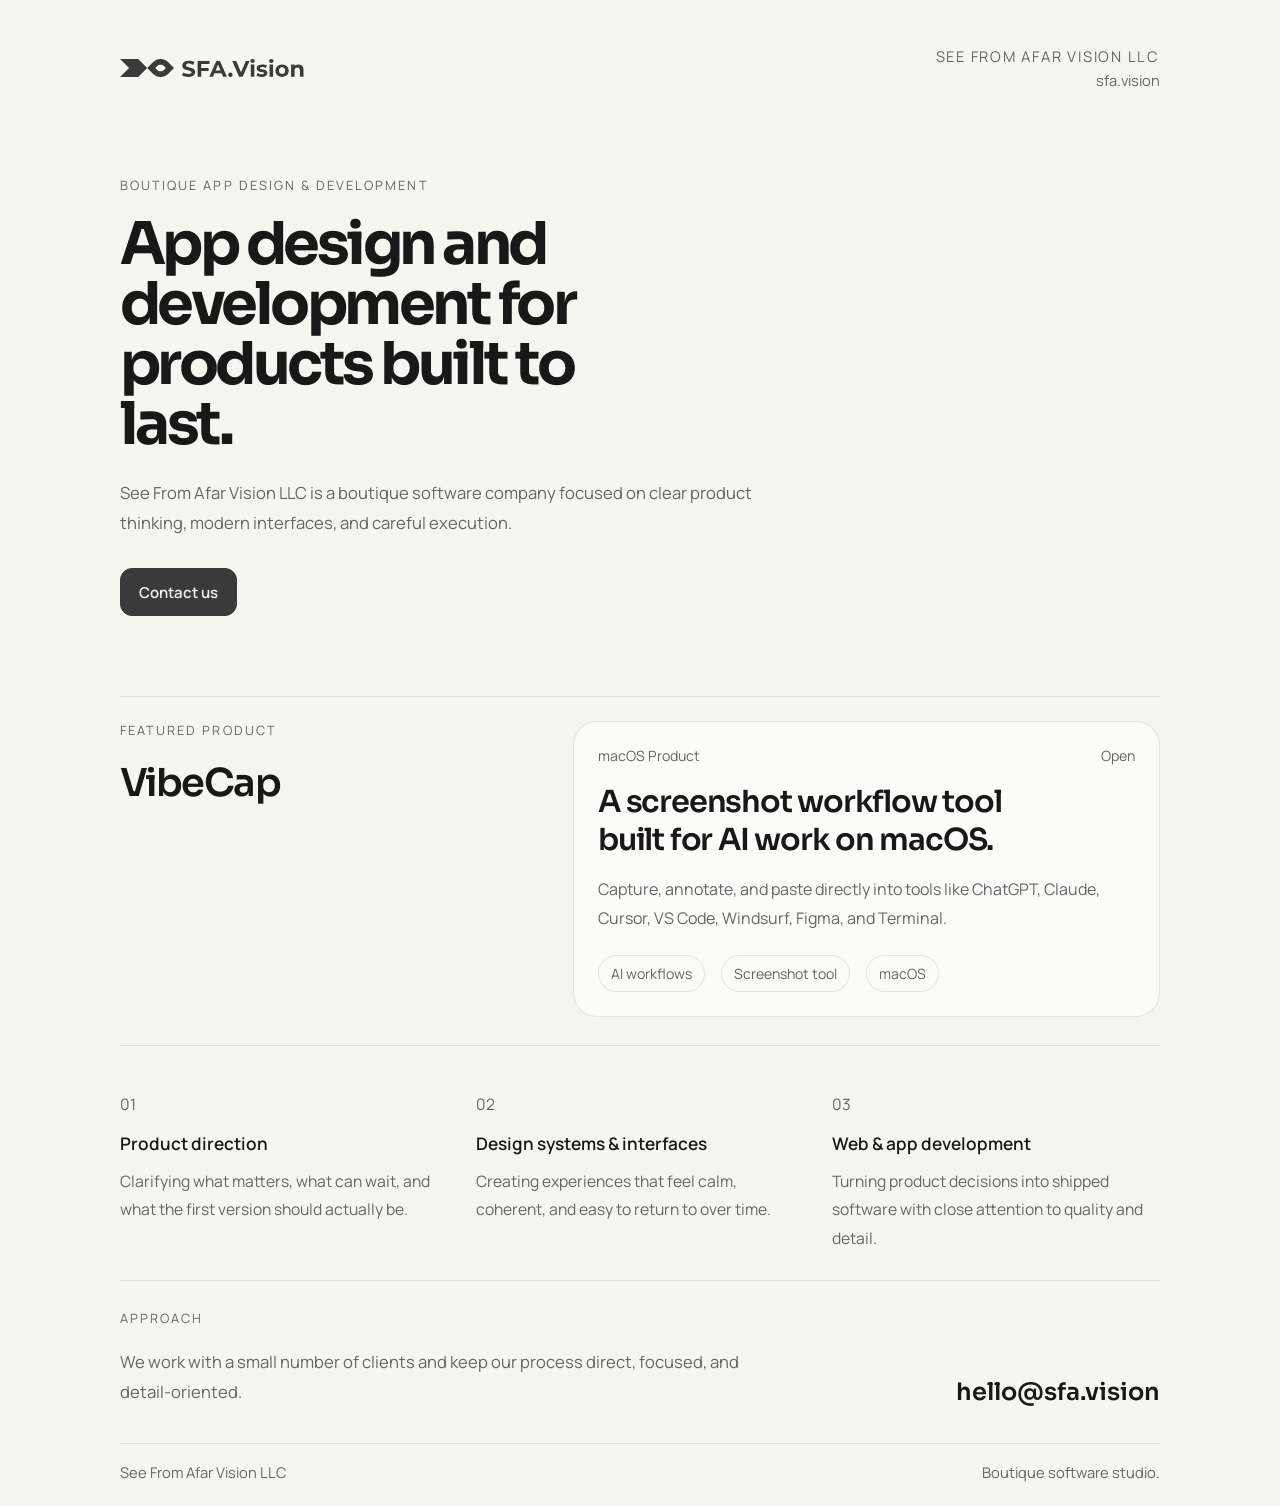
<file: index.html>
<!DOCTYPE html>
<html lang="en">
  <head>
    <meta charset="UTF-8" />
    <meta name="viewport" content="width=device-width, initial-scale=1.0" />
    <title>See From Afar Vision LLC</title>
    <meta
      name="description"
      content="See From Afar Vision LLC is a boutique app design and development company focused on thoughtful software with lasting value."
    />
    <meta name="theme-color" content="#3A3A3A" />
    <link rel="canonical" href="https://sfa.vision/" />
    <link rel="preconnect" href="https://fonts.googleapis.com" />
    <link rel="preconnect" href="https://fonts.gstatic.com" crossorigin />
    <link
      href="https://fonts.googleapis.com/css2?family=Manrope:wght@400;500;600;700;800&family=Sora:wght@500;600;700&display=swap"
      rel="stylesheet"
    />
    <link rel="stylesheet" href="styles.css" />
  </head>
  <body>
    <div class="page-shell">
      <header class="site-header">
        <a class="brand" href="./" aria-label="See From Afar Vision">
          <img src="logo.svg?v=20260410b" alt="See From Afar Vision" />
        </a>
        <div class="header-meta">
          <p class="header-name">See From Afar Vision LLC</p>
          <a class="header-link" href="https://sfa.vision/">sfa.vision</a>
        </div>
      </header>

      <main>
        <section class="hero">
          <p class="eyebrow">Boutique App Design & Development</p>
          <h1>App design and development for products built to last.</h1>
          <p class="lead">
            See From Afar Vision LLC is a boutique software company focused on
            clear product thinking, modern interfaces, and careful execution.
          </p>
          <div class="hero-actions">
            <a class="button button-primary" href="mailto:hello@sfa.vision">Contact us</a>
          </div>
        </section>

        <section class="product-highlight" aria-label="Featured product">
          <div class="product-heading">
            <p class="eyebrow">Featured Product</p>
            <h2>VibeCap</h2>
          </div>
          <a
            class="product-card"
            href="https://vibecap.dev/en/"
            target="_blank"
            rel="noopener noreferrer"
            aria-label="Visit VibeCap"
          >
            <div class="product-topline">
              <span class="product-label">macOS Product</span>
              <span class="product-link">Open</span>
            </div>
            <p class="product-title">A screenshot workflow tool built for AI work on macOS.</p>
            <p class="product-description">
              Capture, annotate, and paste directly into tools like ChatGPT,
              Claude, Cursor, VS Code, Windsurf, Figma, and Terminal.
            </p>
            <div class="product-tags" aria-label="Product categories">
              <span>AI workflows</span>
              <span>Screenshot tool</span>
              <span>macOS</span>
            </div>
          </a>
        </section>

        <section class="section-grid" aria-label="Services">
          <article>
            <p class="section-index">01</p>
            <h2>Product direction</h2>
            <p>Clarifying what matters, what can wait, and what the first version should actually be.</p>
          </article>
          <article>
            <p class="section-index">02</p>
            <h2>Design systems & interfaces</h2>
            <p>Creating experiences that feel calm, coherent, and easy to return to over time.</p>
          </article>
          <article>
            <p class="section-index">03</p>
            <h2>Web & app development</h2>
            <p>Turning product decisions into shipped software with close attention to quality and detail.</p>
          </article>
        </section>

        <section class="closing">
          <div class="closing-copy">
            <p class="eyebrow">Approach</p>
            <p class="closing-text">
              We work with a small number of clients and keep our process direct,
              focused, and detail-oriented.
            </p>
          </div>
          <a class="contact-link" href="mailto:hello@sfa.vision">hello@sfa.vision</a>
        </section>
      </main>

      <footer class="site-footer">
        <p>See From Afar Vision LLC</p>
        <p>Boutique software studio.</p>
      </footer>
    </div>
  </body>
</html>
</file>
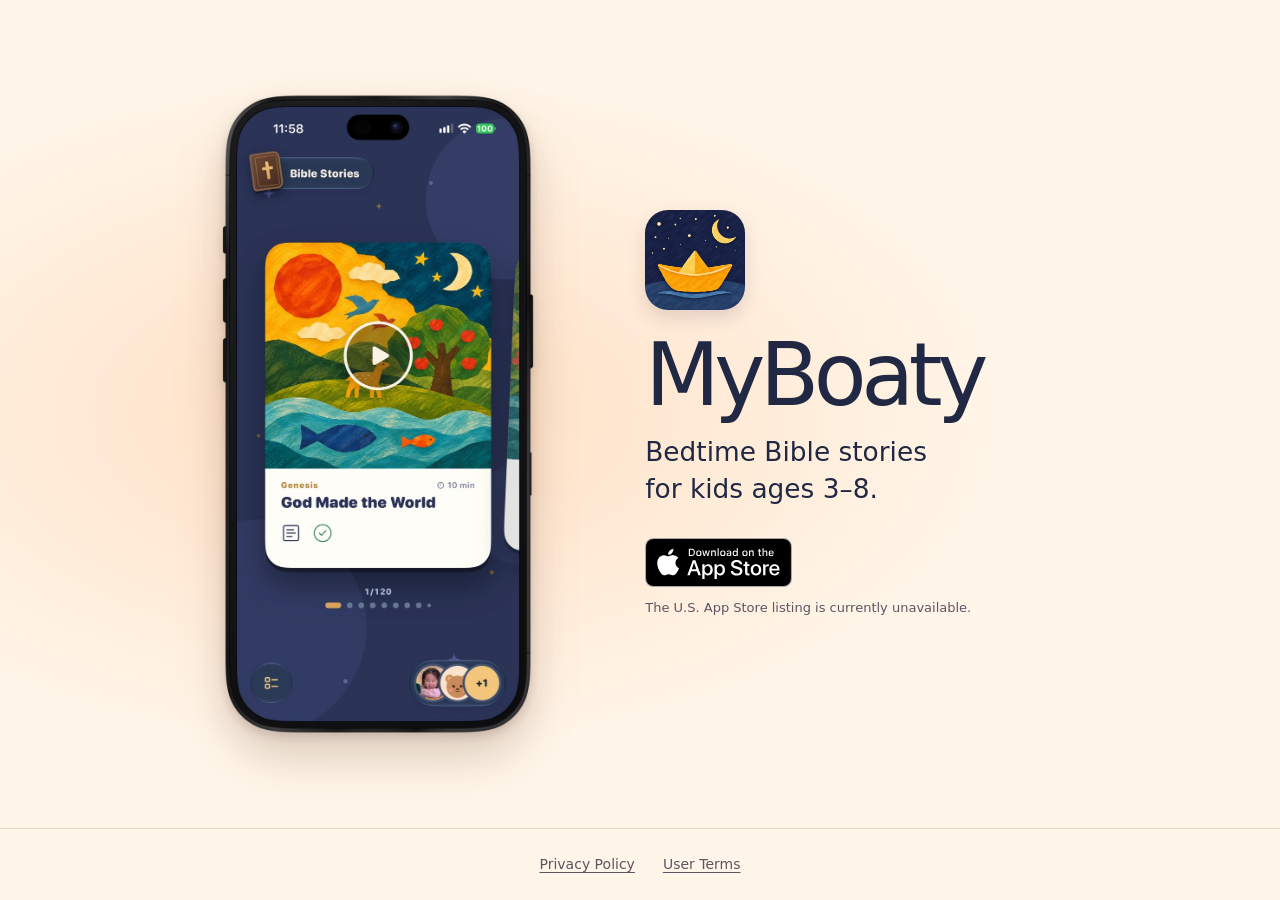
<file: moboaty/index.html>
<!doctype html>
<html lang="en">
  <head>
    <meta charset="utf-8">
    <meta name="viewport" content="width=device-width, initial-scale=1">
    <meta name="description" content="MyBoaty brings bedtime Bible stories to kids ages 3–8.">
    <meta name="theme-color" content="#fff5e8">
    <title>MyBoaty — Bedtime Bible Stories</title>
    <link rel="icon" href="assets/app-icon.jpg" type="image/jpeg">
    <link rel="stylesheet" href="styles.css">
  </head>
  <body>
    <main class="hero" aria-labelledby="app-name">
      <section class="app-intro">
        <img class="app-icon" src="assets/app-icon.jpg" width="384" height="384" alt="">
        <h1 id="app-name">MyBoaty</h1>
        <p class="intro">Bedtime Bible stories<br class="intro-break"> for kids ages 3–8.</p>

        <div class="download">
          <a class="store-link" href="https://apps.apple.com/app/id6834279886" aria-describedby="store-status">
            <img src="assets/app-store-badge.svg" alt="Download on the App Store" width="147" height="49">
          </a>
          <p id="store-status">The U.S. App Store listing is currently unavailable.</p>
        </div>
      </section>

      <figure class="phone">
        <img src="assets/story-preview.webp" width="720" height="1485" alt="MyBoaty on an iPhone 18 Pro, showing the illustrated Genesis story ‘God Made the World’.">
      </figure>
    </main>

    <footer class="site-footer">
      <nav class="legal" aria-label="Legal">
        <a href="privacy/">Privacy Policy</a>
        <a href="terms/">User Terms</a>
      </nav>
    </footer>
  </body>
</html>
</file>
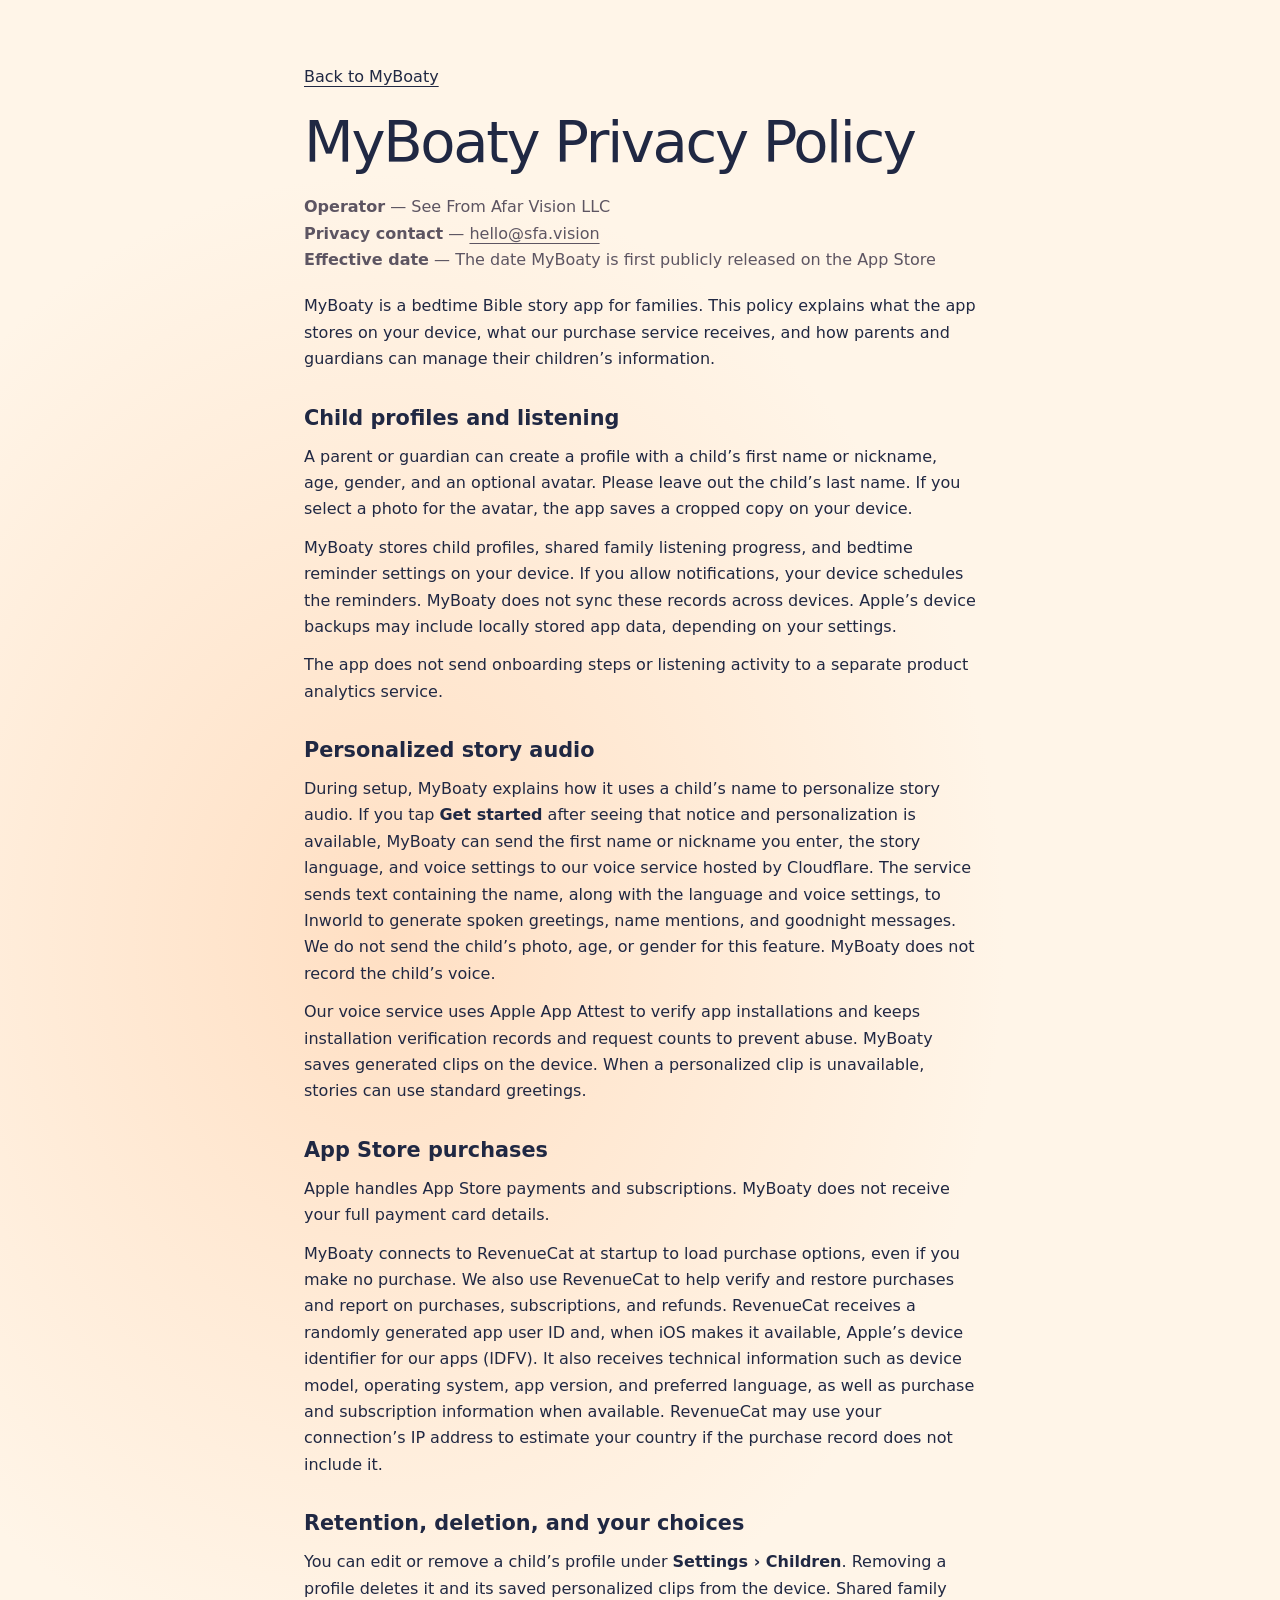
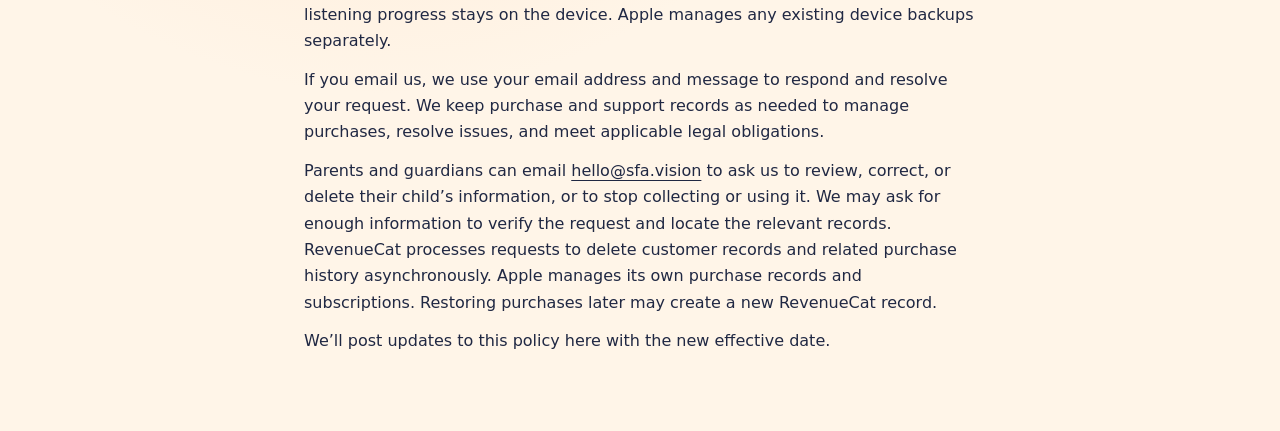
<file: moboaty/privacy/index.html>
<!doctype html>
<html lang="en">
  <head>
    <meta charset="utf-8">
    <meta name="viewport" content="width=device-width, initial-scale=1">
    <meta name="description" content="Learn how MyBoaty handles information and how parents and guardians can manage it.">
    <meta name="theme-color" content="#fff5e8">
    <title>MyBoaty Privacy Policy</title>
    <link rel="icon" href="../assets/app-icon.jpg" type="image/jpeg">
    <link rel="stylesheet" href="../styles.css">
  </head>
  <body>
    <main class="legal-document">
      <a href="../">Back to MyBoaty</a>
      <h1>MyBoaty Privacy Policy</h1>

      <p class="legal-meta">
        <strong>Operator</strong> — See From Afar Vision LLC<br>
        <strong>Privacy contact</strong> — <a href="mailto:hello@sfa.vision">hello@sfa.vision</a><br>
        <strong>Effective date</strong> — The date MyBoaty is first publicly released on the App Store
      </p>

      <p>MyBoaty is a bedtime Bible story app for families. This policy explains what the app stores on your device, what our purchase service receives, and how parents and guardians can manage their children’s information.</p>

      <h2>Child profiles and listening</h2>
      <p>A parent or guardian can create a profile with a child’s first name or nickname, age, gender, and an optional avatar. Please leave out the child’s last name. If you select a photo for the avatar, the app saves a cropped copy on your device.</p>

      <p>MyBoaty stores child profiles, shared family listening progress, and bedtime reminder settings on your device. If you allow notifications, your device schedules the reminders. MyBoaty does not sync these records across devices. Apple’s device backups may include locally stored app data, depending on your settings.</p>

      <p>The app does not send onboarding steps or listening activity to a separate product analytics service.</p>

      <h2>Personalized story audio</h2>
      <p>During setup, MyBoaty explains how it uses a child’s name to personalize story audio. If you tap <strong>Get started</strong> after seeing that notice and personalization is available, MyBoaty can send the first name or nickname you enter, the story language, and voice settings to our voice service hosted by Cloudflare. The service sends text containing the name, along with the language and voice settings, to Inworld to generate spoken greetings, name mentions, and goodnight messages. We do not send the child’s photo, age, or gender for this feature. MyBoaty does not record the child’s voice.</p>

      <p>Our voice service uses Apple App Attest to verify app installations and keeps installation verification records and request counts to prevent abuse. MyBoaty saves generated clips on the device. When a personalized clip is unavailable, stories can use standard greetings.</p>

      <h2>App Store purchases</h2>
      <p>Apple handles App Store payments and subscriptions. MyBoaty does not receive your full payment card details.</p>

      <p>MyBoaty connects to RevenueCat at startup to load purchase options, even if you make no purchase. We also use RevenueCat to help verify and restore purchases and report on purchases, subscriptions, and refunds. RevenueCat receives a randomly generated app user ID and, when iOS makes it available, Apple’s device identifier for our apps (IDFV). It also receives technical information such as device model, operating system, app version, and preferred language, as well as purchase and subscription information when available. RevenueCat may use your connection’s IP address to estimate your country if the purchase record does not include it.</p>

      <h2>Retention, deletion, and your choices</h2>
      <p>You can edit or remove a child’s profile under <strong>Settings › Children</strong>. Removing a profile deletes it and its saved personalized clips from the device. Shared family listening progress stays on the device. Apple manages any existing device backups separately.</p>

      <p>If you email us, we use your email address and message to respond and resolve your request. We keep purchase and support records as needed to manage purchases, resolve issues, and meet applicable legal obligations.</p>

      <p>Parents and guardians can email <a href="mailto:hello@sfa.vision">hello@sfa.vision</a> to ask us to review, correct, or delete their child’s information, or to stop collecting or using it. We may ask for enough information to verify the request and locate the relevant records. RevenueCat processes requests to delete customer records and related purchase history asynchronously. Apple manages its own purchase records and subscriptions. Restoring purchases later may create a new RevenueCat record.</p>

      <p>We’ll post updates to this policy here with the new effective date.</p>
    </main>
  </body>
</html>
</file>
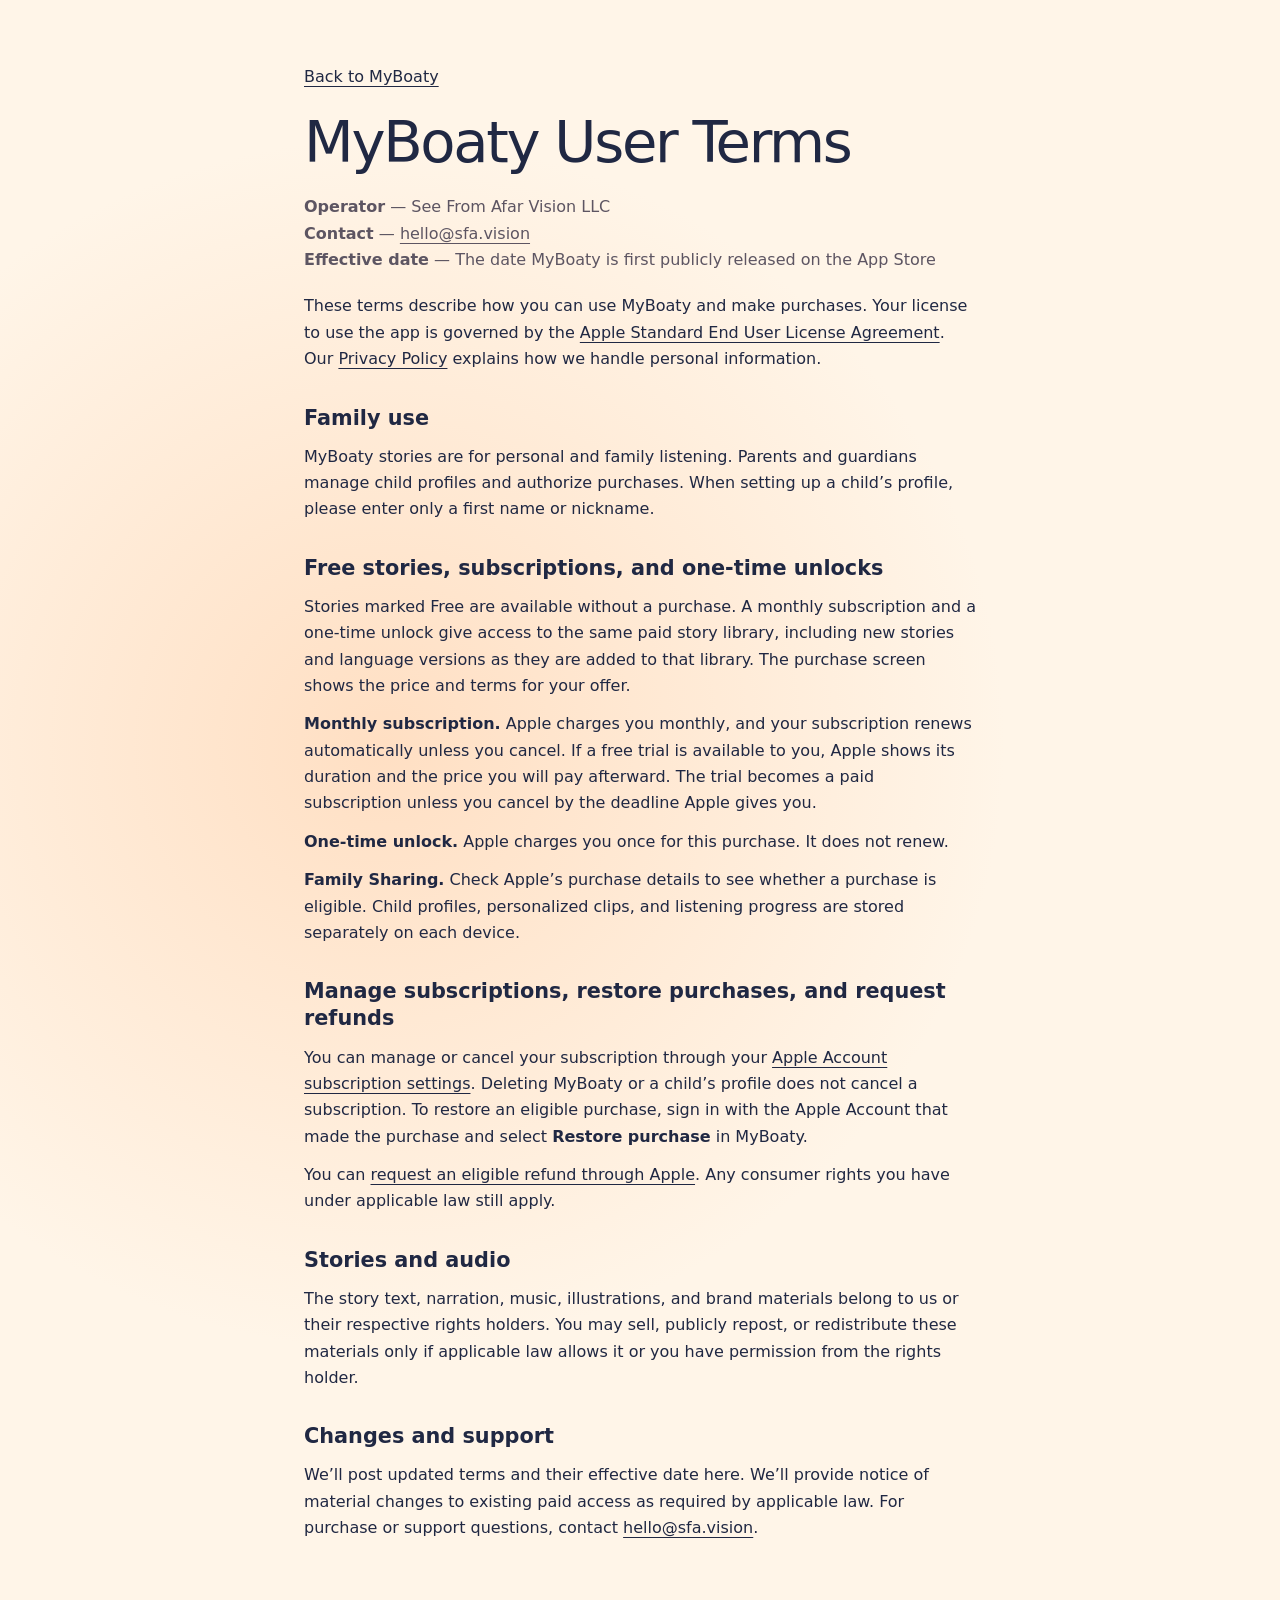
<file: moboaty/terms/index.html>
<!doctype html>
<html lang="en">
  <head>
    <meta charset="utf-8">
    <meta name="viewport" content="width=device-width, initial-scale=1">
    <meta name="description" content="Read the terms for using MyBoaty, including purchases, subscriptions, and support.">
    <meta name="theme-color" content="#fff5e8">
    <title>MyBoaty User Terms</title>
    <link rel="icon" href="../assets/app-icon.jpg" type="image/jpeg">
    <link rel="stylesheet" href="../styles.css">
  </head>
  <body>
    <main class="legal-document">
      <a href="../">Back to MyBoaty</a>
      <h1>MyBoaty User Terms</h1>

      <p class="legal-meta">
        <strong>Operator</strong> — See From Afar Vision LLC<br>
        <strong>Contact</strong> — <a href="mailto:hello@sfa.vision">hello@sfa.vision</a><br>
        <strong>Effective date</strong> — The date MyBoaty is first publicly released on the App Store
      </p>

      <p>These terms describe how you can use MyBoaty and make purchases. Your license to use the app is governed by the <a href="https://www.apple.com/legal/internet-services/itunes/dev/stdeula/">Apple Standard End User License Agreement</a>. Our <a href="../privacy/">Privacy Policy</a> explains how we handle personal information.</p>

      <h2>Family use</h2>
      <p>MyBoaty stories are for personal and family listening. Parents and guardians manage child profiles and authorize purchases. When setting up a child’s profile, please enter only a first name or nickname.</p>

      <h2>Free stories, subscriptions, and one-time unlocks</h2>
      <p>Stories marked Free are available without a purchase. A monthly subscription and a one-time unlock give access to the same paid story library, including new stories and language versions as they are added to that library. The purchase screen shows the price and terms for your offer.</p>

      <p><strong>Monthly subscription.</strong> Apple charges you monthly, and your subscription renews automatically unless you cancel. If a free trial is available to you, Apple shows its duration and the price you will pay afterward. The trial becomes a paid subscription unless you cancel by the deadline Apple gives you.</p>

      <p><strong>One-time unlock.</strong> Apple charges you once for this purchase. It does not renew.</p>

      <p><strong>Family Sharing.</strong> Check Apple’s purchase details to see whether a purchase is eligible. Child profiles, personalized clips, and listening progress are stored separately on each device.</p>

      <h2>Manage subscriptions, restore purchases, and request refunds</h2>
      <p>You can manage or cancel your subscription through your <a href="https://support.apple.com/en-us/118428">Apple Account subscription settings</a>. Deleting MyBoaty or a child’s profile does not cancel a subscription. To restore an eligible purchase, sign in with the Apple Account that made the purchase and select <strong>Restore purchase</strong> in MyBoaty.</p>

      <p>You can <a href="https://support.apple.com/en-us/118223">request an eligible refund through Apple</a>. Any consumer rights you have under applicable law still apply.</p>

      <h2>Stories and audio</h2>
      <p>The story text, narration, music, illustrations, and brand materials belong to us or their respective rights holders. You may sell, publicly repost, or redistribute these materials only if applicable law allows it or you have permission from the rights holder.</p>

      <h2>Changes and support</h2>
      <p>We’ll post updated terms and their effective date here. We’ll provide notice of material changes to existing paid access as required by applicable law. For purchase or support questions, contact <a href="mailto:hello@sfa.vision">hello@sfa.vision</a>.</p>
    </main>
  </body>
</html>
</file>
<file: styles.css>
:root {
  --bg: #f5f5f2;
  --text: #181818;
  --muted: #666666;
  --line: rgba(24, 24, 24, 0.1);
  --brand: #3a3a3a;
  --max-width: 1040px;
}

* {
  box-sizing: border-box;
}

html {
  scroll-behavior: smooth;
}

body {
  margin: 0;
  color: var(--text);
  font-family: "Manrope", sans-serif;
  background: var(--bg);
}

a {
  color: inherit;
  text-decoration: none;
}

img {
  display: block;
  max-width: 100%;
}

.page-shell {
  width: min(calc(100% - 48px), var(--max-width));
  margin: 0 auto;
  min-height: 100vh;
  padding: 28px 0 24px;
}

.section-grid,
.product-highlight,
.closing,
.site-footer {
  border-top: 1px solid var(--line);
}

.site-header {
  display: flex;
  align-items: center;
  justify-content: space-between;
  gap: 20px;
  padding: 18px 0 22px;
}

.brand {
  display: inline-flex;
  flex-shrink: 0;
}

.brand img {
  width: auto;
  height: 18px;
  max-width: none;
}

.header-meta {
  display: flex;
  flex-direction: column;
  align-items: flex-end;
  gap: 4px;
}

.header-name,
.header-link,
.section-index,
.site-footer {
  font-size: 0.92rem;
  color: var(--muted);
}

.header-name {
  margin: 0;
  letter-spacing: 0.12em;
  text-transform: uppercase;
}

.header-link {
  transition: opacity 160ms ease;
}

.header-link:hover,
.header-link:focus-visible,
.contact-link:hover,
.contact-link:focus-visible {
  opacity: 0.68;
}

.hero {
  padding: 64px 0 80px;
}

.eyebrow {
  margin: 0 0 20px;
  font-size: 0.8rem;
  letter-spacing: 0.16em;
  text-transform: uppercase;
  color: var(--muted);
}

.hero h1 {
  max-width: 11ch;
  margin: 0;
  font-family: "Sora", sans-serif;
  font-size: clamp(2rem, 4.6vw, 3.8rem);
  font-weight: 700;
  line-height: 1.02;
  letter-spacing: -0.06em;
}

.lead,
.section-grid p,
.closing-text {
  max-width: 40rem;
  margin: 24px 0 0;
  color: var(--muted);
  font-size: 1.04rem;
  line-height: 1.8;
}

.hero-actions {
  display: flex;
  align-items: center;
  gap: 20px;
  flex-wrap: wrap;
  margin-top: 30px;
}

.button {
  display: inline-flex;
  align-items: center;
  justify-content: center;
  min-height: 48px;
  padding: 0 18px;
  border: 1px solid var(--brand);
  border-radius: 12px;
  font-size: 0.94rem;
  font-weight: 600;
  transition:
    background-color 160ms ease,
    color 160ms ease,
    opacity 160ms ease;
}

.button-primary {
  background: var(--brand);
  color: #f7f4ef;
}

.button-primary:hover,
.button-primary:focus-visible {
  background: transparent;
  color: var(--brand);
}

.product-highlight {
  display: grid;
  grid-template-columns: minmax(0, 0.42fr) minmax(0, 0.58fr);
  gap: 28px;
  align-items: start;
  padding: 24px 0 28px;
}

.product-heading h2 {
  margin: 0;
  font-family: "Sora", sans-serif;
  font-size: clamp(1.75rem, 3vw, 2.4rem);
  font-weight: 600;
  letter-spacing: -0.04em;
}

.product-card {
  display: block;
  padding: 24px;
  border: 1px solid var(--line);
  border-radius: 24px;
  background: rgba(255, 255, 255, 0.55);
  transition:
    transform 160ms ease,
    border-color 160ms ease,
    background-color 160ms ease;
}

.product-card:hover,
.product-card:focus-visible {
  transform: translateY(-2px);
  border-color: rgba(24, 24, 24, 0.18);
  background: rgba(255, 255, 255, 0.78);
}

.product-topline,
.product-tags {
  display: flex;
  align-items: center;
  justify-content: space-between;
  gap: 16px;
  flex-wrap: wrap;
}

.product-label,
.product-link,
.product-tags span {
  font-size: 0.88rem;
  color: var(--muted);
}

.product-title {
  max-width: 28rem;
  margin: 18px 0 0;
  font-family: "Sora", sans-serif;
  font-size: clamp(1.35rem, 2.6vw, 1.9rem);
  font-weight: 600;
  line-height: 1.25;
  letter-spacing: -0.04em;
}

.product-description {
  max-width: 34rem;
  margin: 16px 0 0;
  color: var(--muted);
  font-size: 1rem;
  line-height: 1.8;
}

.product-tags {
  justify-content: flex-start;
  margin-top: 22px;
}

.product-tags span {
  padding: 8px 12px;
  border: 1px solid var(--line);
  border-radius: 999px;
}

.section-grid {
  display: grid;
  grid-template-columns: repeat(3, minmax(0, 1fr));
  gap: 28px;
  padding: 24px 0 28px;
}

.section-grid article {
  padding-top: 8px;
}

.section-grid h2 {
  margin: 14px 0 0;
  font-size: 1.08rem;
  font-weight: 600;
  line-height: 1.35;
}

.section-grid p {
  margin-top: 12px;
  font-size: 0.98rem;
}

.closing {
  display: flex;
  align-items: flex-end;
  justify-content: space-between;
  gap: 28px;
  padding: 28px 0 36px;
}

.closing-copy {
  max-width: 40rem;
}

.closing-text {
  margin-top: 0;
}

.contact-link {
  flex-shrink: 0;
  font-family: "Sora", sans-serif;
  font-size: clamp(1.1rem, 2.2vw, 1.5rem);
  font-weight: 600;
  line-height: 1.2;
  transition: opacity 160ms ease;
}

.site-footer {
  display: flex;
  align-items: center;
  justify-content: space-between;
  gap: 20px;
  padding: 18px 0 0;
}

.site-footer p {
  margin: 0;
}

@media (max-width: 900px) {
  .product-highlight,
  .section-grid,
  .closing,
  .site-footer {
    grid-template-columns: 1fr;
  }

  .product-highlight,
  .section-grid {
    display: grid;
    gap: 20px;
  }

  .closing,
  .site-footer {
    display: flex;
    flex-direction: column;
    align-items: flex-start;
  }
}

@media (max-width: 680px) {
  .page-shell {
    width: min(calc(100% - 28px), var(--max-width));
    padding-top: 18px;
  }

  .site-header {
    flex-direction: column;
    align-items: flex-start;
  }

  .hero {
    padding: 52px 0 64px;
  }

  .hero h1 {
    max-width: none;
  }

  .lead,
  .product-description,
  .closing-text {
    font-size: 1rem;
  }

  .header-meta {
    align-items: flex-start;
  }
}

@media (prefers-reduced-motion: reduce) {
  html {
    scroll-behavior: auto;
  }

  .button,
  .header-link,
  .contact-link {
    transition: none;
  }
}
</file>
<file: moboaty/styles.css>
:root {
  color-scheme: light;
  --ink: #202843;
  --muted: #5d5562;
  --paper: #fff5e8;
  --rule: #e9d4c0;
  font-family: Nunito, "Avenir Next", system-ui, sans-serif;
  font-synthesis: none;
}

*, *::before, *::after {
  box-sizing: border-box;
}

body {
  min-height: 100vh;
  min-height: 100svh;
  margin: 0;
  display: flex;
  flex-direction: column;
  color: var(--ink);
  background: radial-gradient(ellipse at 30% 46%, #ffdfc3, transparent 49%), var(--paper);
}

img {
  display: block;
  max-width: 100%;
}

.hero {
  flex: 1;
  display: grid;
  grid-template-areas: "phone intro";
  grid-template-columns: minmax(0, 0.9fr) minmax(0, 1.1fr);
  align-items: center;
  gap: clamp(2rem, 7vw, 7rem);
  width: min(calc(100% - 5rem), 55rem);
  margin-inline: auto;
  padding-block: clamp(2.75rem, 7vh, 5.5rem);
}

.phone {
  grid-area: phone;
  width: min(100%, clamp(14rem, 36vh, 19.5rem));
  margin: 0;
  justify-self: center;
}

.phone img {
  width: 100%;
  height: auto;
  filter: drop-shadow(0 22px 24px #66381832) drop-shadow(0 5px 5px #291a2b2b);
}

.app-intro {
  grid-area: intro;
}

.app-icon {
  width: clamp(4.75rem, 8vw, 6.25rem);
  height: auto;
  border-radius: 23%;
  box-shadow: 0 8px 18px #44264426;
}

h1 {
  margin: 1.35rem 0 0;
  font-size: clamp(3.25rem, 6.8vw, 5.4rem);
  font-weight: 500;
  line-height: 1;
  letter-spacing: -0.063em;
}

.intro {
  margin: 0.9rem 0 0;
  font-size: clamp(1.15rem, 2.15vw, 1.65rem);
  font-weight: 500;
  line-height: 1.42;
}

.download {
  margin-top: 1.9rem;
}

.store-link {
  display: inline-block;
  vertical-align: top;
  border-radius: 0.55rem;
}

.store-link img {
  width: 147px;
  height: auto;
}

.download p {
  margin: 0.7rem 0 0;
  color: var(--muted);
  font-size: 0.8125rem;
  line-height: 1.5;
}

.site-footer {
  border-top: 1px solid var(--rule);
  padding: 0.85rem 1.25rem;
  color: var(--muted);
  font-size: 0.875rem;
  text-align: center;
}

.legal {
  display: flex;
  flex-wrap: wrap;
  justify-content: center;
  align-items: start;
  column-gap: 1.75rem;
}

.legal a {
  display: inline-flex;
  align-items: center;
  justify-content: center;
  min-height: 44px;
  color: inherit;
  text-decoration: underline;
  text-underline-offset: 0.22em;
}

.legal-document {
  flex: 1;
  width: min(calc(100% - 2.5rem), 42rem);
  margin-inline: auto;
  padding-block: clamp(1.75rem, 5vw, 4rem);
  line-height: 1.65;
}

.legal-document a {
  color: inherit;
  text-underline-offset: 0.22em;
}

.legal-document h1 {
  font-size: clamp(2.25rem, 7vw, 3.6rem);
  line-height: 1.08;
  letter-spacing: -0.04em;
}

.legal-document h2 {
  margin-block: 2rem 0.5rem;
  font-size: 1.3rem;
  line-height: 1.3;
}

.legal-document p {
  margin-block: 0.75rem;
  overflow-wrap: anywhere;
}

.legal-document .legal-meta {
  margin-block: 1.25rem;
  color: var(--muted);
}

:focus-visible {
  outline: 2px solid var(--ink);
  outline-offset: 4px;
}

@media (max-width: 700px) {
  body {
    background: radial-gradient(ellipse at 50% 71%, #ffdfc3, transparent 51%), var(--paper);
  }

  .hero {
    grid-template-areas: "intro" "phone";
    grid-template-columns: minmax(0, 1fr);
    gap: 2.6rem;
    width: min(calc(100% - 2.5rem), 28rem);
    padding-block: 2.75rem 3.25rem;
    text-align: center;
  }

  .app-icon {
    margin-inline: auto;
  }

  h1 {
    margin-top: 1rem;
  }

  .intro-break {
    display: none;
  }

  .download {
    margin-top: 1.4rem;
  }

  .phone {
    width: min(78%, 16rem);
  }
}
</file>
